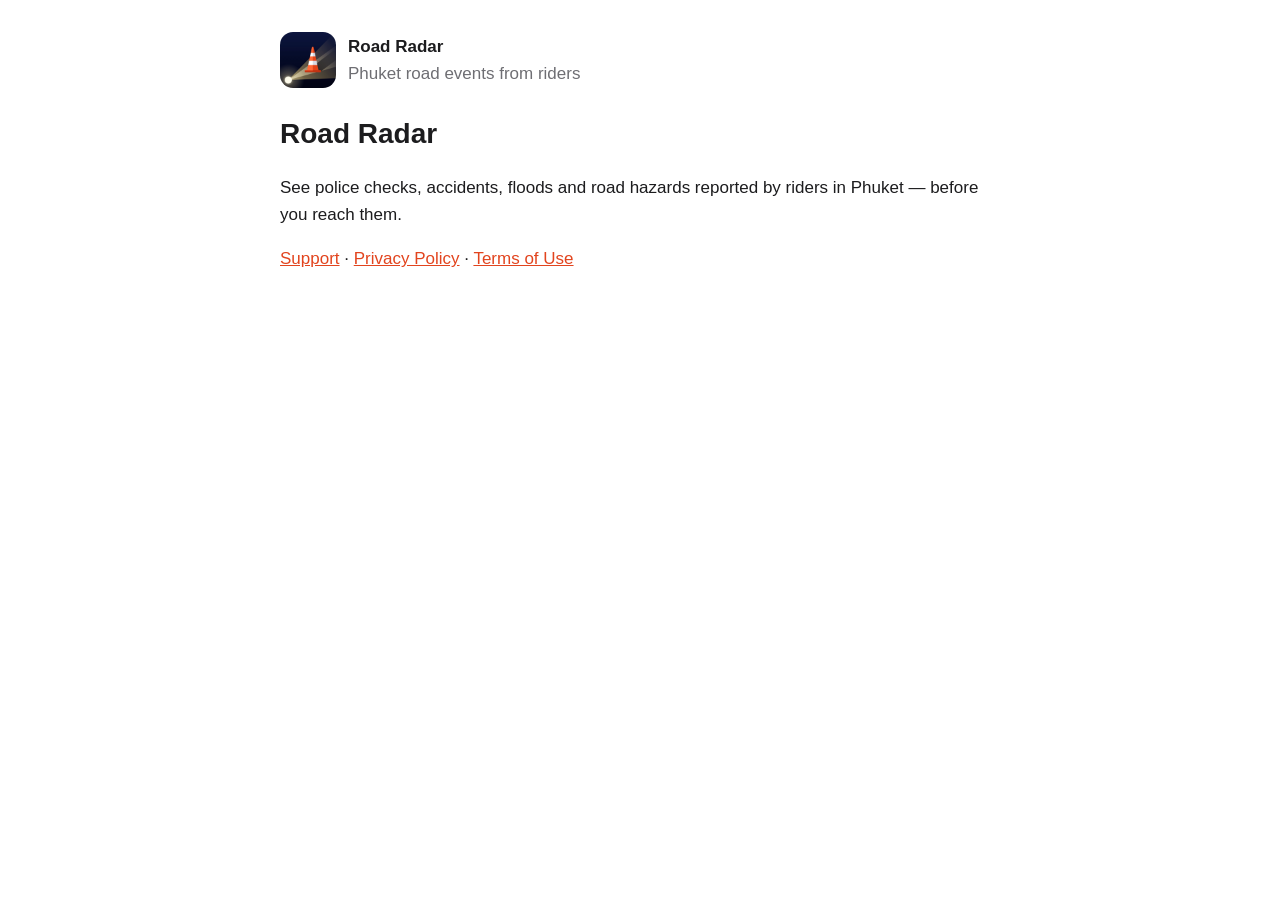
<file: index.html>
<!doctype html><html lang="en"><head><meta charset="utf-8"><meta name="viewport" content="width=device-width,initial-scale=1"><link rel="stylesheet" href="style.css"><title>Road Radar</title></head><body><main><header><img src="icon.png" alt=""><div><strong>Road Radar</strong><div class="muted">Phuket road events from riders</div></div></header>
<h1>Road Radar</h1><p>See police checks, accidents, floods and road hazards reported by riders in Phuket — before you reach them.</p>
<p><a href="support.html">Support</a> · <a href="privacy.html">Privacy Policy</a> · <a href="terms.html">Terms of Use</a></p>
</main></body></html>
</file>
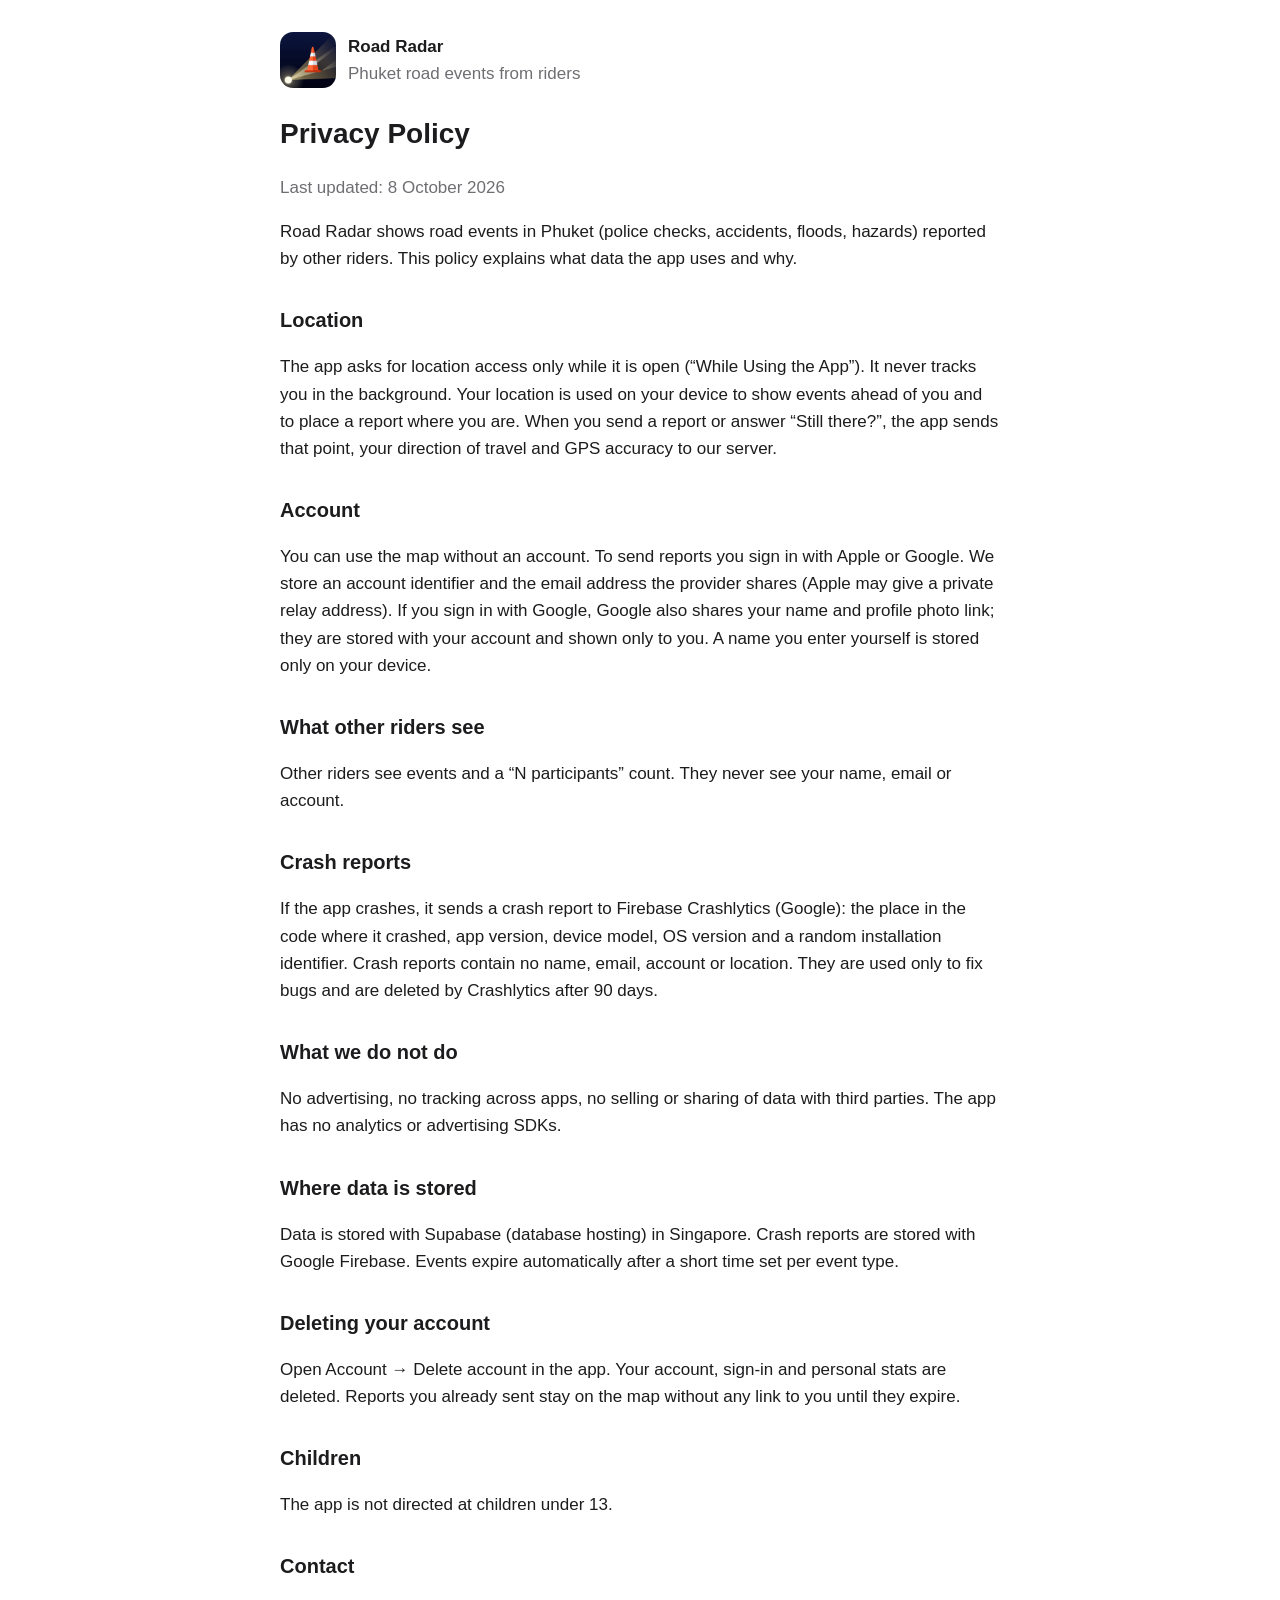
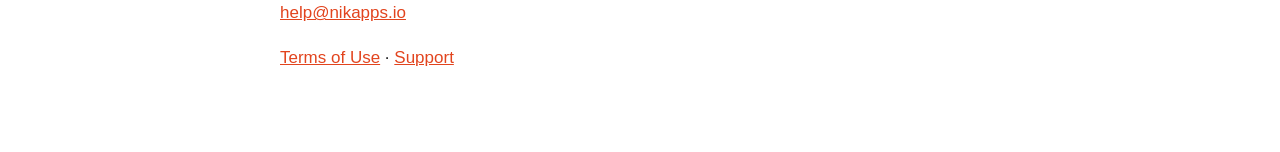
<file: privacy.html>
<!doctype html><html lang="en"><head><meta charset="utf-8"><meta name="viewport" content="width=device-width,initial-scale=1"><link rel="stylesheet" href="style.css"><title>Road Radar · Privacy Policy</title></head><body><main><header><img src="icon.png" alt=""><div><strong>Road Radar</strong><div class="muted">Phuket road events from riders</div></div></header>
<h1>Privacy Policy</h1><p class="muted">Last updated: 8 October 2026</p>
<p>Road Radar shows road events in Phuket (police checks, accidents, floods, hazards) reported by other riders. This policy explains what data the app uses and why.</p>
<h2>Location</h2>
<p>The app asks for location access only while it is open (“While Using the App”). It never tracks you in the background. Your location is used on your device to show events ahead of you and to place a report where you are. When you send a report or answer “Still there?”, the app sends that point, your direction of travel and GPS accuracy to our server.</p>
<h2>Account</h2>
<p>You can use the map without an account. To send reports you sign in with Apple or Google. We store an account identifier and the email address the provider shares (Apple may give a private relay address). If you sign in with Google, Google also shares your name and profile photo link; they are stored with your account and shown only to you. A name you enter yourself is stored only on your device.</p>
<h2>What other riders see</h2>
<p>Other riders see events and a “N participants” count. They never see your name, email or account.</p>
<h2>Crash reports</h2>
<p>If the app crashes, it sends a crash report to Firebase Crashlytics (Google): the place in the code where it crashed, app version, device model, OS version and a random installation identifier. Crash reports contain no name, email, account or location. They are used only to fix bugs and are deleted by Crashlytics after 90 days.</p>
<h2>What we do not do</h2>
<p>No advertising, no tracking across apps, no selling or sharing of data with third parties. The app has no analytics or advertising SDKs.</p>
<h2>Where data is stored</h2>
<p>Data is stored with Supabase (database hosting) in Singapore. Crash reports are stored with Google Firebase. Events expire automatically after a short time set per event type.</p>
<h2>Deleting your account</h2>
<p>Open Account → Delete account in the app. Your account, sign-in and personal stats are deleted. Reports you already sent stay on the map without any link to you until they expire.</p>
<h2>Children</h2><p>The app is not directed at children under 13.</p>
<h2>Contact</h2><p><a href="mailto:help@nikapps.io">help@nikapps.io</a></p>
<p><a href="terms.html">Terms of Use</a> · <a href="support.html">Support</a></p>
</main></body></html>
</file>
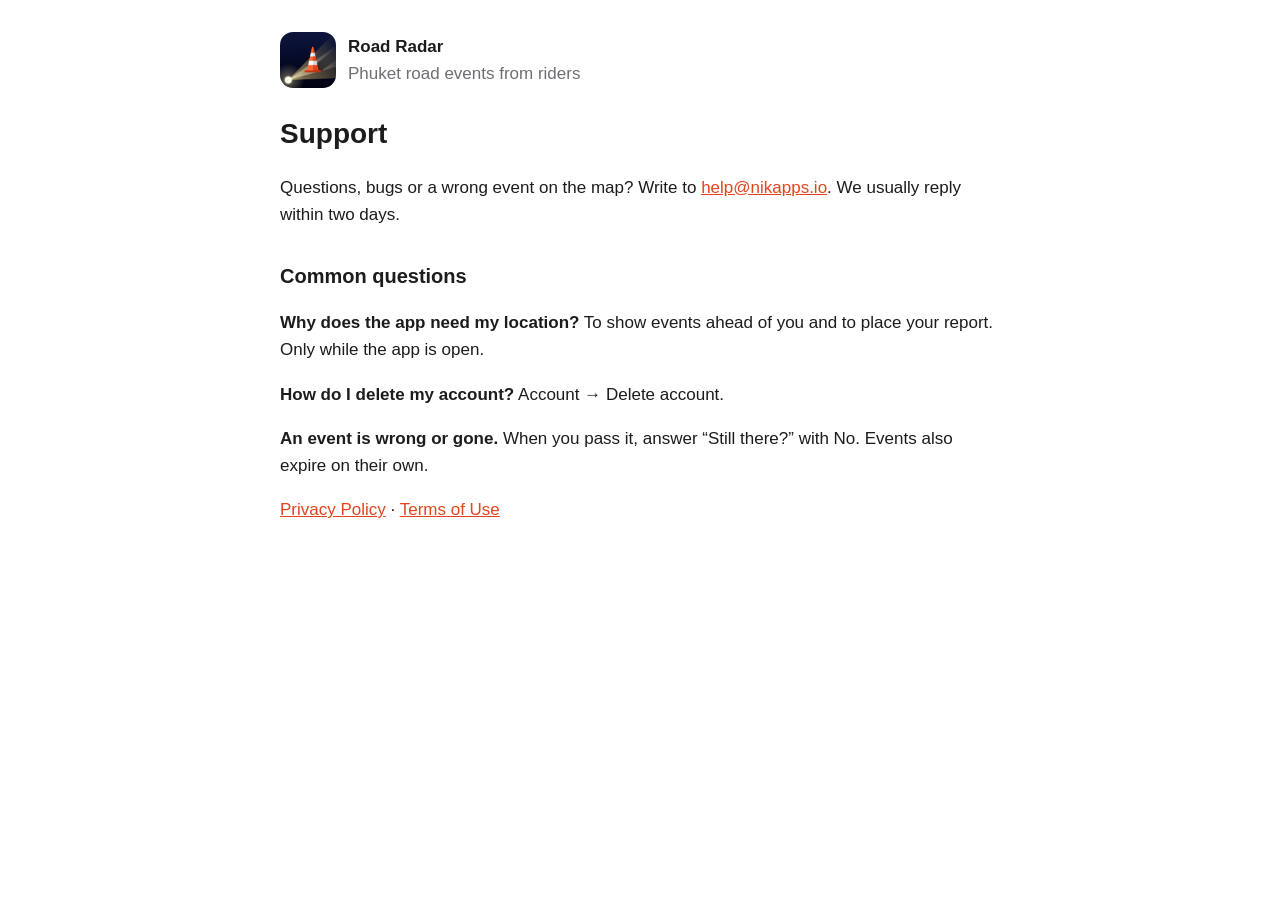
<file: support.html>
<!doctype html><html lang="en"><head><meta charset="utf-8"><meta name="viewport" content="width=device-width,initial-scale=1"><link rel="stylesheet" href="style.css"><title>Road Radar · Support</title></head><body><main><header><img src="icon.png" alt=""><div><strong>Road Radar</strong><div class="muted">Phuket road events from riders</div></div></header>
<h1>Support</h1>
<p>Questions, bugs or a wrong event on the map? Write to <a href="mailto:help@nikapps.io">help@nikapps.io</a>. We usually reply within two days.</p>
<h2>Common questions</h2>
<p><strong>Why does the app need my location?</strong> To show events ahead of you and to place your report. Only while the app is open.</p>
<p><strong>How do I delete my account?</strong> Account → Delete account.</p>
<p><strong>An event is wrong or gone.</strong> When you pass it, answer “Still there?” with No. Events also expire on their own.</p>
<p><a href="privacy.html">Privacy Policy</a> · <a href="terms.html">Terms of Use</a></p>
</main></body></html>
</file>
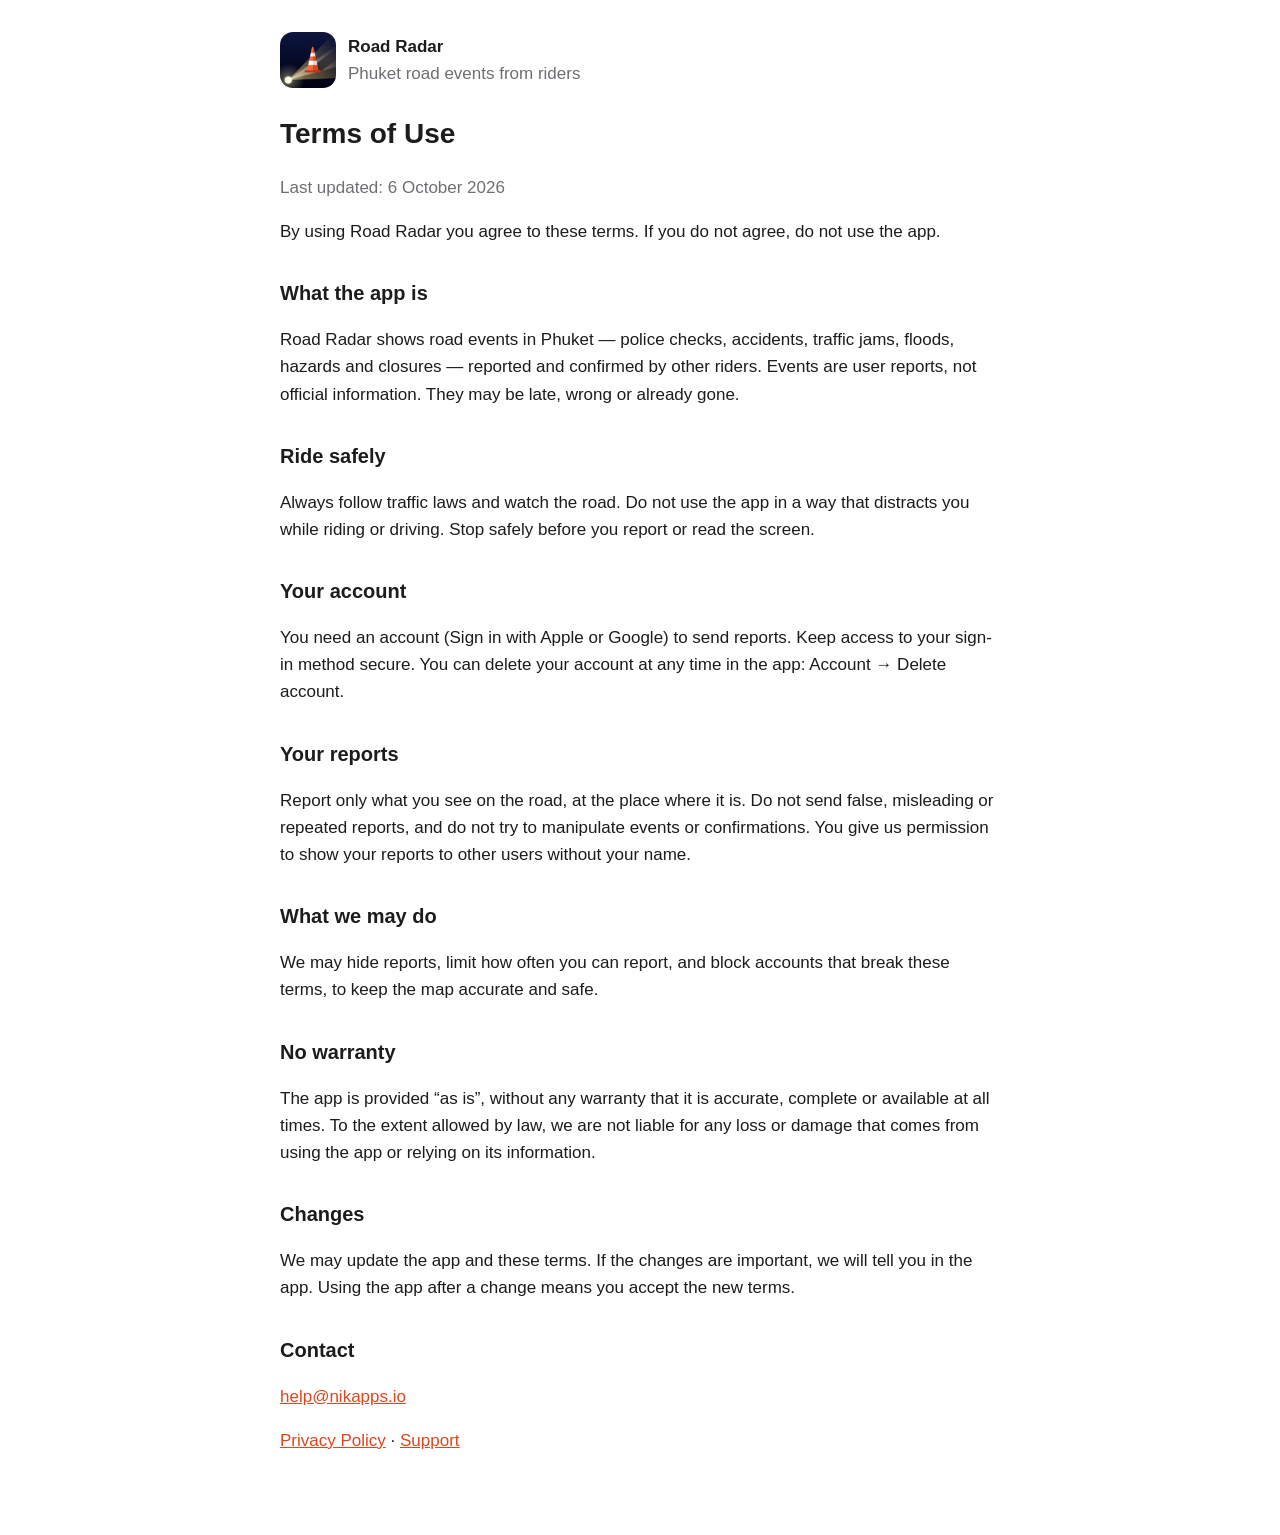
<file: terms.html>
<!doctype html><html lang="en"><head><meta charset="utf-8"><meta name="viewport" content="width=device-width,initial-scale=1"><link rel="stylesheet" href="style.css"><title>Road Radar · Terms of Use</title></head><body><main><header><img src="icon.png" alt=""><div><strong>Road Radar</strong><div class="muted">Phuket road events from riders</div></div></header>
<h1>Terms of Use</h1><p class="muted">Last updated: 6 October 2026</p>
<p>By using Road Radar you agree to these terms. If you do not agree, do not use the app.</p>
<h2>What the app is</h2>
<p>Road Radar shows road events in Phuket — police checks, accidents, traffic jams, floods, hazards and closures — reported and confirmed by other riders. Events are user reports, not official information. They may be late, wrong or already gone.</p>
<h2>Ride safely</h2>
<p>Always follow traffic laws and watch the road. Do not use the app in a way that distracts you while riding or driving. Stop safely before you report or read the screen.</p>
<h2>Your account</h2>
<p>You need an account (Sign in with Apple or Google) to send reports. Keep access to your sign-in method secure. You can delete your account at any time in the app: Account → Delete account.</p>
<h2>Your reports</h2>
<p>Report only what you see on the road, at the place where it is. Do not send false, misleading or repeated reports, and do not try to manipulate events or confirmations. You give us permission to show your reports to other users without your name.</p>
<h2>What we may do</h2>
<p>We may hide reports, limit how often you can report, and block accounts that break these terms, to keep the map accurate and safe.</p>
<h2>No warranty</h2>
<p>The app is provided “as is”, without any warranty that it is accurate, complete or available at all times. To the extent allowed by law, we are not liable for any loss or damage that comes from using the app or relying on its information.</p>
<h2>Changes</h2>
<p>We may update the app and these terms. If the changes are important, we will tell you in the app. Using the app after a change means you accept the new terms.</p>
<h2>Contact</h2><p><a href="mailto:help@nikapps.io">help@nikapps.io</a></p>
<p><a href="privacy.html">Privacy Policy</a> · <a href="support.html">Support</a></p>
</main></body></html>
</file>
<file: style.css>
:root{--bg:#fff;--fg:#1c1c1e;--muted:#6e6e73;--accent:#e2441e}
@media (prefers-color-scheme:dark){:root{--bg:#0b1026;--fg:#f2f2f7;--muted:#a1a1aa}}
body{margin:0;background:var(--bg);color:var(--fg);font:17px/1.6 -apple-system,BlinkMacSystemFont,"Segoe UI",Roboto,sans-serif}
main{max-width:720px;margin:0 auto;padding:32px 16px 64px}
h1{font-size:28px;margin:0 0 4px}h2{font-size:20px;margin:32px 0 8px}
.muted{color:var(--muted)}a{color:var(--accent)}
header{display:flex;align-items:center;gap:12px;margin-bottom:24px}
header img{width:56px;height:56px;border-radius:13px}
</file>
